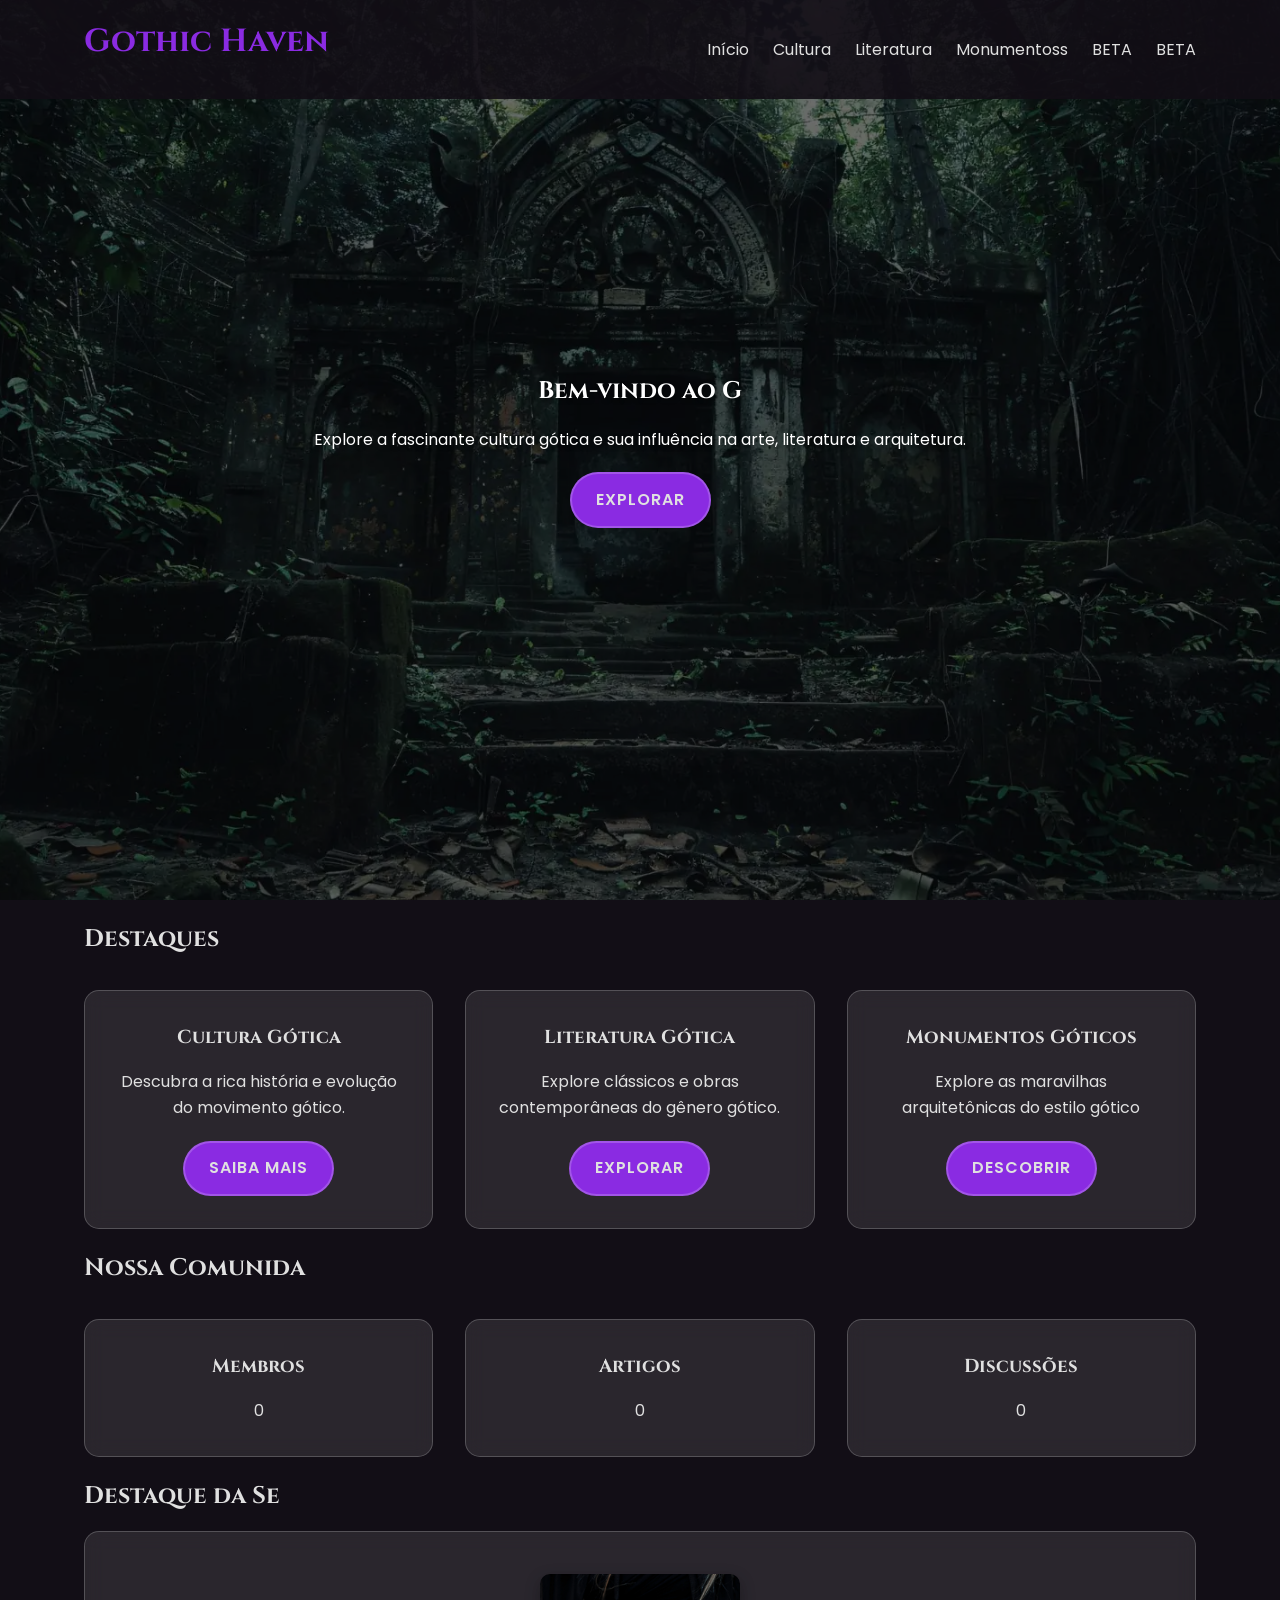
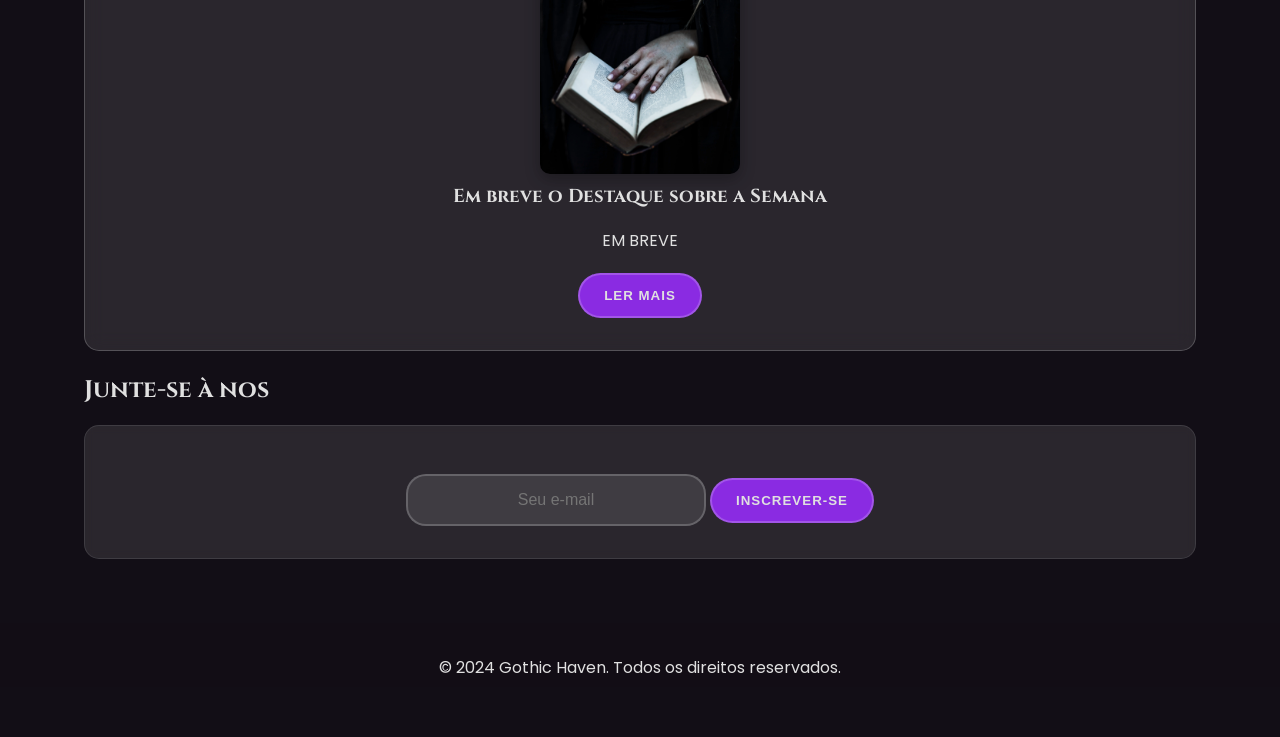
<file: index.html>
<!DOCTYPE html>
<html lang="pt-br">
  <head>
    <meta charset="UTF-8" />
    <meta name="viewport" content="width=device-width, initial-scale=1.0" />
    <title>Gothic Haven - Página Inicial</title>
    <meta name="description" content="Explore a fascinante cultura gótica e sua influência na arte, literatura e arquitetura no Gothic Haven." />
    <link rel="stylesheet" href="style.css" />
    <!-- Carregamento assíncrono do Font Awesome para melhor performance -->
    <meta property="og:image" content="https://i.imgur.com/7dGNGs0.png" />
    <meta property="og:title" content="Gothic Haven - Página Inicial" />
    <meta property="og:description" content="Explore a fascinante cultura gótica e sua influência na arte, literatura e arquitetura." />
    <link rel="preconnect" href="https://fonts.gstatic.com" />
    <link href="https://fonts.googleapis.com/css2?family=Cinzel:wght@400;700&family=Poppins:wght@300;400;600&display=swap" rel="stylesheet" />
    <link rel="apple-touch-icon" sizes="180x180" href="./favicon_io/apple-touch-icon.png">
    <link rel="icon" type="image/png" sizes="32x32" href="./favicon_io/favicon-32x32.png">
    <link rel="icon" type="image/png" sizes="16x16" href="./favicon_io/favicon-16x16.png">
    <link rel="manifest" href="./favicon_io/site.webmanifest">
  </head>

  <body>
    <header>
      <nav class="container">
          <h1>Gothic Haven</h1>
          <ul>
              <li><a href="./index.html">Início</a></li>
              <li><a href="./pages/cultura.html">Cultura</a></li>
              <li><a href="./pages/literatura.html">Literatura</a></li>
              <li><a href="./pages/monumentos.html">Monumentoss</a></li>
              <li><a href="#inspiracoes">BETA</a></li>
              <li><a href="#comunidade">BETA</a></li>
          </ul>
  </header>

    <main>
      <section id="home" class="hero parallax">
        <div class="hero-content">
          <h2 class="fade-in typing text-shadow">Bem-vindo ao Gothic Haven</h2>
          <p class="fade-in text-shadow">
            Explore a fascinante cultura gótica e sua influência na arte,
            literatura e arquitetura.
          </p>
          <a href="#explore" class="btn fade-in pulse">Explorar</a>
        </div>
      </section>

      <section id="explore" class="container">
        <h2 class="fade-in typing">Destaques</h2>
        <div class="card-grid">
          <article class="card fade-in float glass-effect">
            <i class="fas fa-skull fa-3x" aria-hidden="true"></i>
            <h3>Cultura Gótica</h3>
            <p>Descubra a rica história e evolução do movimento gótico.</p>
            <a href="../pages/cultura.html" class="btn hover-grow">Saiba mais</a>
          </article>
          <article class="card fade-in float glass-effect">
            <i class="fas fa-book-dead fa-3x" aria-hidden="true"></i>
            <h3>Literatura Gótica</h3>
            <p>Explore clássicos e obras contemporâneas do gênero gótico.</p>
            <a href="../pages/literatura.html" class="btn hover-grow">Explorar</a>
          </article>
          <article class="card fade-in float glass-effect">
            <i class="fas fa-church fa-3x" aria-hidden="true"></i>
            <h3>Monumentos Góticos</h3>
            <p>Explore as maravilhas arquitetônicas do estilo gótico</p>
            <a href="../pages/monumentos.html" class="btn hover-grow">Descobrir</a>
          </article>
        </div>
      </section>

      <section id="stats" class="container">
        <h2 class="fade-in typing">Nossa Comunidade</h2>
        <div class="card-grid">
          <article class="card fade-in glass-effect">
            <i class="fas fa-users fa-3x" aria-hidden="true"></i>
            <h3>Membros</h3>
            <p class="count-up" data-target="5000">0</p>
          </article>
          <article class="card fade-in glass-effect">
            <i class="fas fa-book fa-3x" aria-hidden="true"></i>
            <h3>Artigos</h3>
            <p class="count-up" data-target="500">0</p>
          </article>
          <article class="card fade-in glass-effect">
            <i class="fas fa-comments fa-3x" aria-hidden="true"></i>
            <h3>Discussões</h3>
            <p class="count-up" data-target="10000">0</p>
          </article>
        </div>
      </section>

      <section id="featured" class="container">
        <h2 class="fade-in typing">Destaque da Semana</h2>
        <article class="card fade-in glass-effect visible"> 
          <img src="./img/caminhodestaque.webp" alt="erro"class="book-cover lazy-load"/>
          <h3>Em breve o Destaque sobre a Semana</h3>
          <p>EM BREVE</p>
          <button class="btn hover-grow modal-trigger" data-modal="#featured-modal">Ler mais</button>

        </article>
      </section>

      <section id="newsletter" class="container">
        <h2 class="fade-in typing">Junte-se à nossa Comunidade</h2>
        <div class="card fade-in">
          <form id="newsletter-form">
            <label for="email" class="sr-only">Seu e-mail</label>
            <input
              type="email"
              id="email"
              placeholder="Seu e-mail"
              class="form-input"
              required
            />
            <button type="submit" class="btn hover-grow">Inscrever-se</button>
          </form>
        </div>
      </section>
    </main>

    <footer>
      <div class="container">
        <p>&copy; 2024 Gothic Haven. Todos os direitos reservados.</p>
        <div class="social-links">
          <a href="#" aria-label="Facebook"
            ><i class="fab fa-facebook" aria-hidden="true"></i
          ></a>
          <a href="#" aria-label="Instagram"
            ><i class="fab fa-instagram" aria-hidden="true"></i
          ></a>
          <a href="#" aria-label="Twitter"
            ><i class="fab fa-twitter" aria-hidden="true"></i
          ></a>
        </div>
      </div>
    </footer>

    <div id="featured-modal" class="modal" aria-hidden="true">
      <div class="modal-content">
        <h2>Em breve o Destaque sobre a Semana</h2>
        <img src="./img/caminhodestaque.webp"data-src="./img/caminhodestaque.webp" alt="Imagem em destaque"class="book-cover lazy-load"/>
        <p>EM BREVE</p>
      </div>
    </div>

    <script src="./main.js" defer></script>
  </body>
</html>
</file>
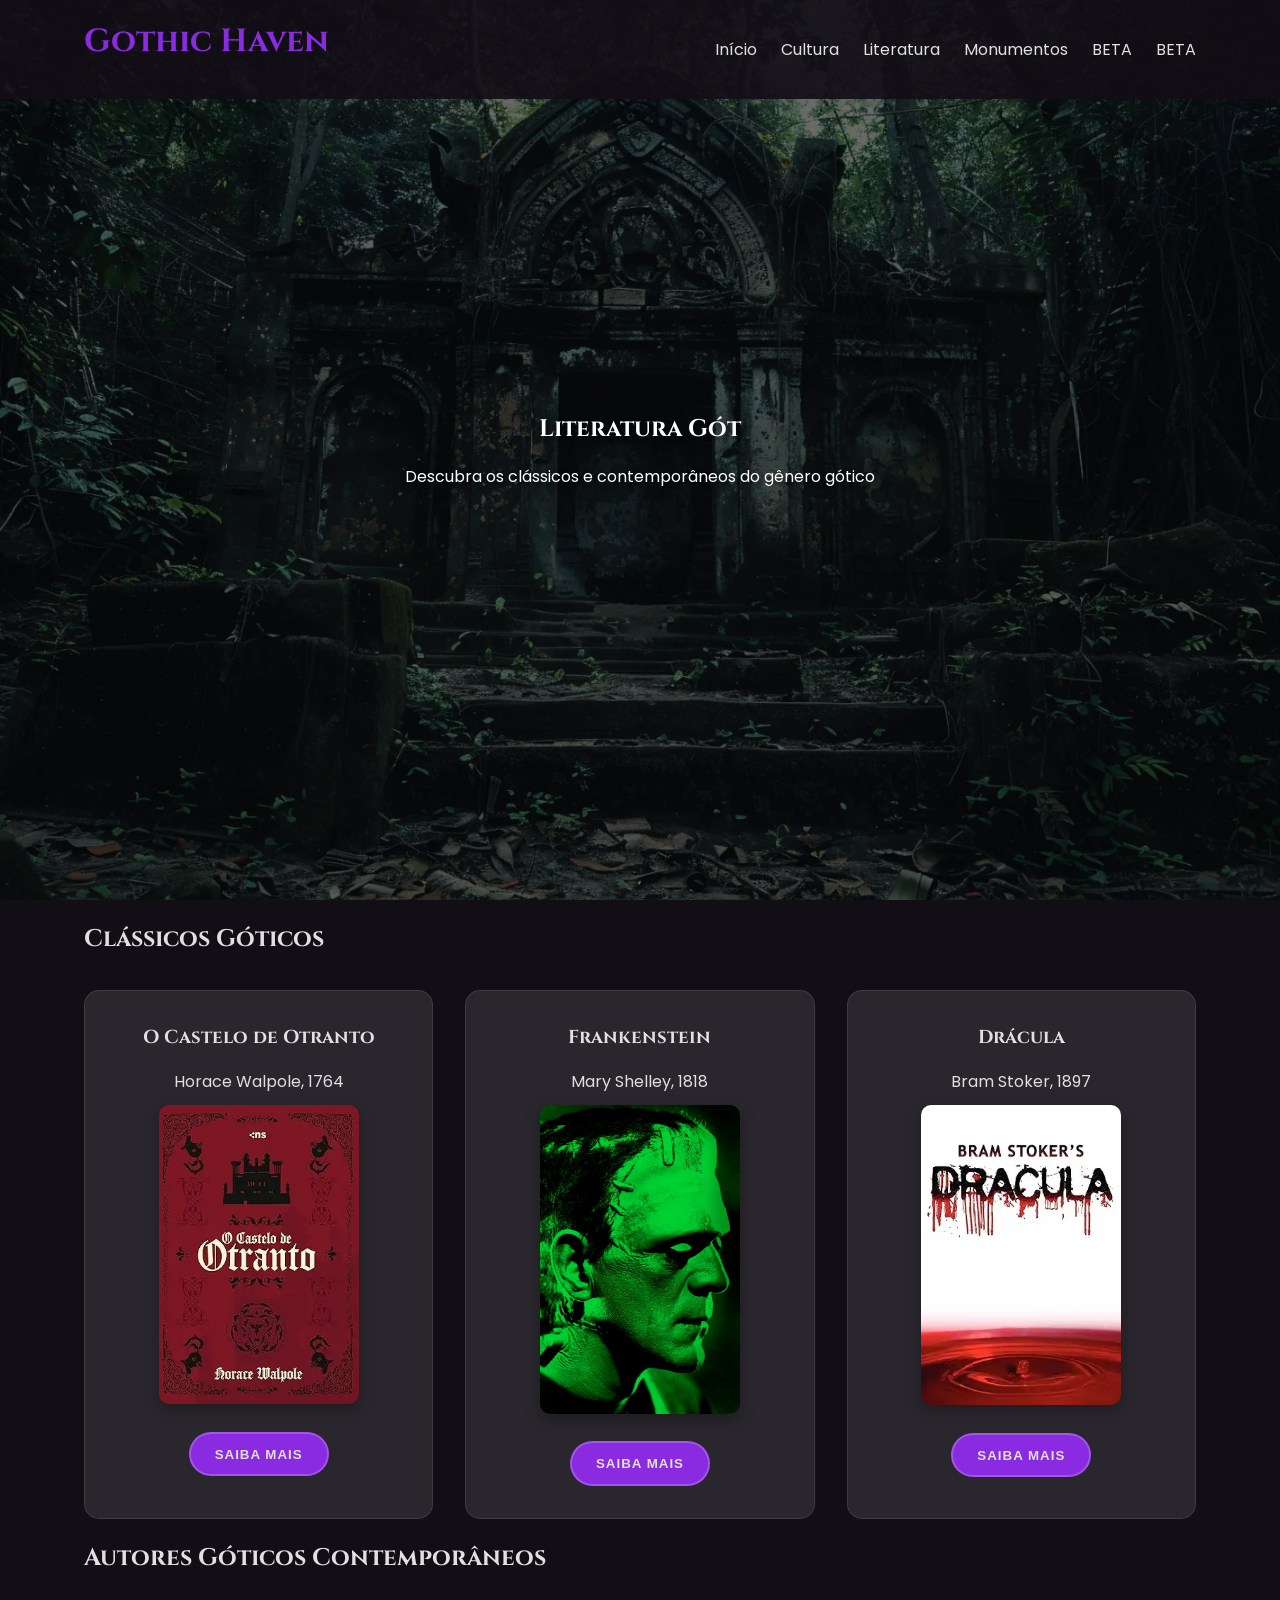
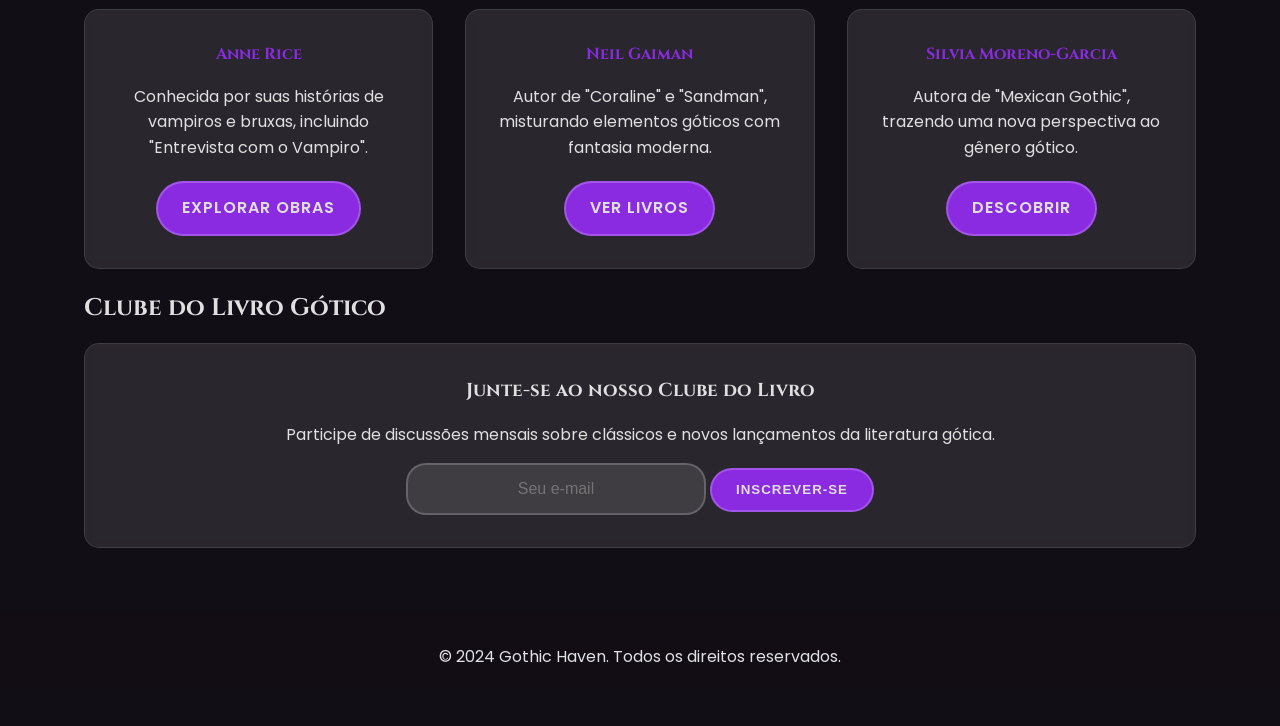
<file: pages/literatura.html>
<!DOCTYPE html>
<html lang="pt-BR">
<head>
    <meta charset="UTF-8">
    <meta name="viewport" content="width=device-width, initial-scale=1.0">
    <title>Gothic Haven - Literatura Gótica</title>
    <meta name="description" content="Descubra os clássicos e contemporâneos do gênero gótico no Gothic Haven.">
    <link rel="stylesheet" href="../style.css">
    <link rel="preconnect" href="https://fonts.gstatic.com">
    <link href="https://fonts.googleapis.com/css2?family=Cinzel:wght@400;700&family=Poppins:wght@300;400;600&display=swap" rel="stylesheet">

</head>
<body>
    <header>
        <nav class="container">
            <h1>Gothic Haven</h1>
            <button class="menu-toggle">Menu</button>
            <ul>
                <li><a href="../index.html">Início</a></li>
                <li><a href="../pages/cultura.html">Cultura</a></li>
                <li><a href="../pages/literatura.html">Literatura</a></li>
                <li><a href="../pages/monumentos.html">Monumentos</a></li>
                <li><a href="#inspiracoes">BETA</a></li>
                <li><a href="#comunidade">BETA</a></li>
            </ul>
    </header>
    </header>

    <main>
        <section class="hero parallax">
            <div class="hero-content">
                <h1 class="fade-in typing text-shadow">Literatura Gótica</h1>
                <p class="fade-in text-shadow">Descubra os clássicos e contemporâneos do gênero gótico</p>
            </div>
        </section>

        <section class="container">
            <h2 class="fade-in">Clássicos Góticos</h2>
            <div class="card-grid">
                <article class="card fade-in">
                    <h3>O Castelo de Otranto</h3>
                    <p>Horace Walpole, 1764</p>
                    <img src="../img/O Castelo de Otranto.webp"  alt="Capa de O Castelo de Otranto" class="book-cover lazy-load">
                    <button class="btn modal-trigger" data-modal="#modal-otranto">Saiba mais</button>
                </article>
                <article class="card fade-in">
                    <h3>Frankenstein</h3>
                    <p>Mary Shelley, 1818</p>
                    <img src="../img/Capa de Frankenstein.webp"  alt="Capa de Frankenstein" class="book-cover lazy-load">
                    <button class="btn modal-trigger" data-modal="#modal-frankestein">Saiba mais</button>
                </article>
                <article class="card fade-in">
                    <h3>Drácula</h3>
                    <p>Bram Stoker, 1897</p>
                    <img src="../img/Drácula.webp" alt="Capa de Drácula" class="book-cover lazy-load">
                    <button class="btn modal-trigger" data-modal="#modal-dracula">Saiba mais</button>
                </article>
            </div>
        </section>

        <section class="container">
            <h2 class="fade-in">Autores Góticos Contemporâneos</h2>
            <div class="card-grid">
                <div class="card fade-in">
                    <h4>Anne Rice</h4>
                    <p>Conhecida por suas histórias de vampiros e bruxas, incluindo "Entrevista com o Vampiro".</p>
                    <a href="https://pt.wikipedia.org/wiki/Anne_Rice" class="btn">Explorar obras</a>
                </div>
                <div class="card fade-in">
                    <h4>Neil Gaiman</h4>
                    <p>Autor de "Coraline" e "Sandman", misturando elementos góticos com fantasia moderna.</p>
                    <a href="https://recreio.com.br/noticias/vitrine/confira-6-obras-para-conhecer-carreira-de-neil-gaiman.phtml" class="btn">Ver livros</a>
                </div>
                <div class="card fade-in">
                    <h4>Silvia Moreno-Garcia</h4>
                    <p>Autora de "Mexican Gothic", trazendo uma nova perspectiva ao gênero gótico.</p>
                    <a href="https://silviamoreno-garcia.com/" class="btn">Descobrir</a>
                </div>
            </div>
        </section>

        <section class="container">
            <h2 class="fade-in">Clube do Livro Gótico</h2>
            <div class="card fade-in">
                <h3>Junte-se ao nosso Clube do Livro</h3>
                <p>Participe de discussões mensais sobre clássicos e novos lançamentos da literatura gótica.</p>
                <form id="book-club-form">
                    <label for="book-club-email" class="sr-only">Seu e-mail</label>
                    <input type="email" id="book-club-email" placeholder="Seu e-mail" class="form-input" required>
                    <button type="submit" class="btn">Inscrever-se</button>
                </form>
            </div>
        </section>
    </main>

    <footer>
        <div class="container">
            <p>&copy; 2024 Gothic Haven. Todos os direitos reservados.</p>
            <div class="social-links">
                <a href="#" aria-label="Facebook"><i class="fab fa-facebook"></i></a>
                <a href="#" aria-label="Instagram"><i class="fab fa-instagram"></i></a>
                <a href="#" aria-label="Twitter"><i class="fab fa-twitter"></i></a>
            </div>
        </div>
    </footer>

    <!-- Modais -->
    <div id="modal-otranto" class="modal" aria-hidden="true">
        <div class="modal-content">
            <button class="modal-close" aria-label="Fechar modal">&times;</button>
            <h2>O Castelo de Otranto</h2>
            <p>Considerado o primeiro romance gótico, "O Castelo de Otranto" de Horace Walpole estabeleceu muitos dos elementos que definiram o gênero, incluindo:</p>
            <ul>
                <li>Ambientação em um castelo antigo</li>
                <li>Eventos sobrenaturais</li>
                <li>Personagens atormentados</li>
                <li>Mistérios e segredos familiares</li>
            </ul>
            <p>A obra influenciou gerações de escritores e ajudou a moldar o que conhecemos hoje como literatura gótica.</p>
        </div>
    </div>
    <div id="modal-frankestein" class="modal" aria-hidden="true">
        <div class="modal-content">
            <button class="modal-close" aria-label="Fechar modal">&times;</button>
            <h2>Frankenstein</h2>
            <p>EM BREVE</p>
            <p></p>
        </div>
    </div>
    </div>
    <div id="modal-dracula" class="modal" aria-hidden="true">
        <div class="modal-content">
            <button class="modal-close" aria-label="Fechar modal">&times;</button>
            <h2>Drácula</h2>
            <p>EM BREVE </p>
            <p></p>
        </div>
    </div>
    
    <script src="../main.js"></script>
</body>
</html>
</file>
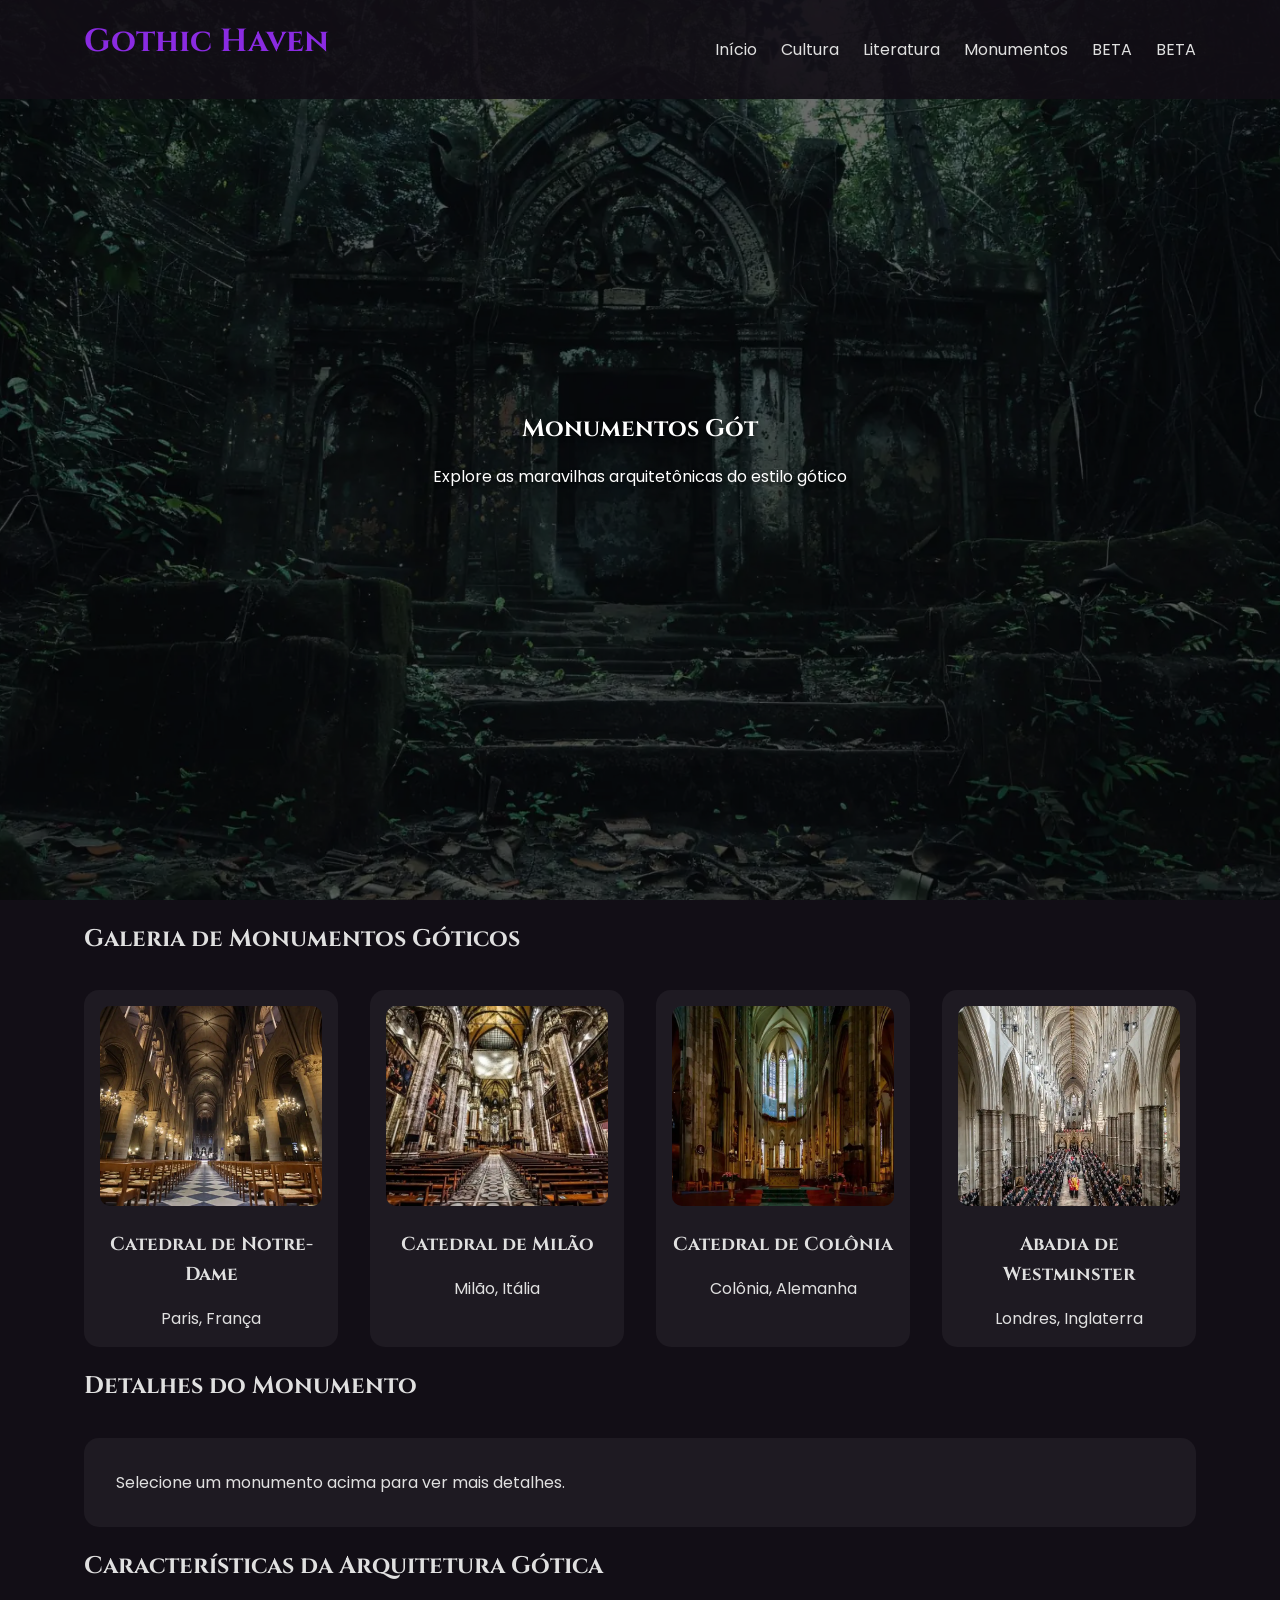
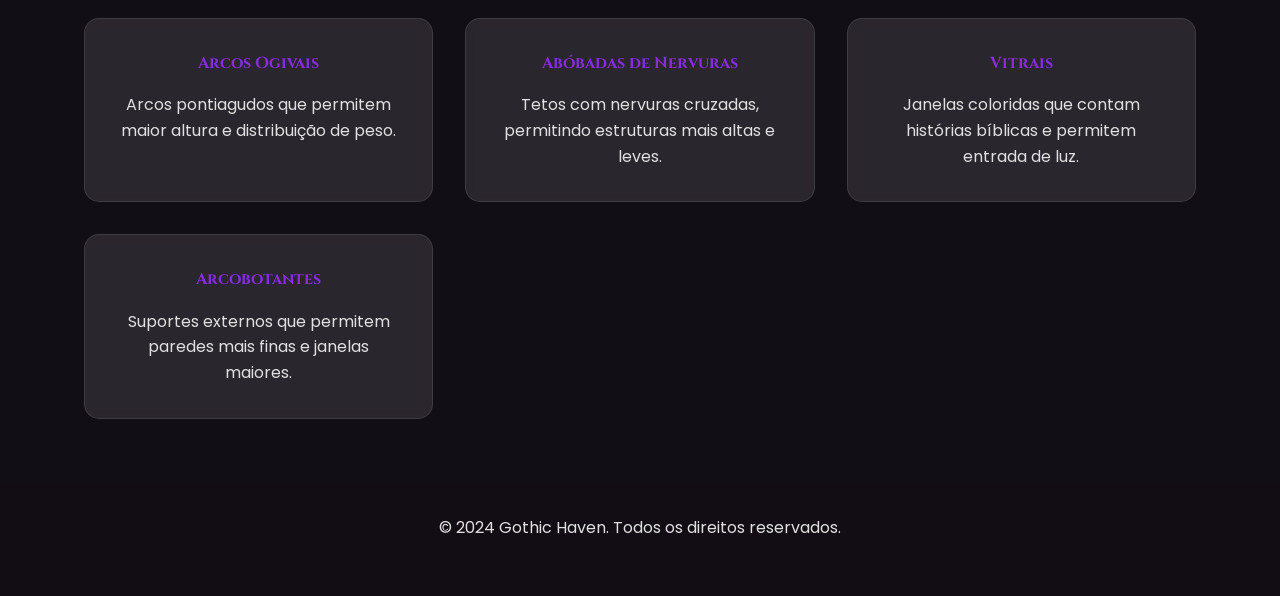
<file: pages/monumentos.html>
<!DOCTYPE html>
<html lang="pt-BR">
<head>
    <meta charset="UTF-8">
    <meta name="viewport" content="width=device-width, initial-scale=1.0">
    <title>Gothic Haven - Monumentos Góticos</title>
    <meta name="description" content="Explore os mais impressionantes monumentos góticos ao redor do mundo no Gothic Haven.">
    <link rel="stylesheet" href="../style.css">
    <link rel="preconnect" href="https://fonts.gstatic.com">
    <link href="https://fonts.googleapis.com/css2?family=Cinzel:wght@400;700&family=Poppins:wght@300;400;600&display=swap" rel="stylesheet">
</head>
<body>
    <header>
        <nav class="container">
            <h1>Gothic Haven</h1>
            <button class="menu-toggle">Menu</button>
            <ul>
                <li><a href="../index.html">Início</a></li>
                <li><a href="../pages/cultura.html">Cultura</a></li>
                <li><a href="../pages/literatura.html">Literatura</a></li>
                <li><a href="../pages/monumentos.html">Monumentos</a></li>
                <li><a href="#inspiracoes">BETA</a></li>
                <li><a href="#comunidade">BETA</a></li>
            </ul>
    </header>
    </header>

    <main>
        <section class="hero parallax">
            <div class="hero-content">
                <h1 class="fade-in typing text-shadow">Monumentos Góticos</h1>
                <p class="fade-in text-shadow">Explore as maravilhas arquitetônicas do estilo gótico</p>
            </div>
        </section>

        <section class="container">
            <h2 class="fade-in">Galeria de Monumentos Góticos</h2>
            <div class="monument-gallery">
                <div class="monument-card fade-in" data-monument="notre-dame">
                    <img src="../img/notre-dame.webp" alt="Catedral de Notre-Dame" class="monument-image">
                    <h3>Catedral de Notre-Dame</h3>
                    <p>Paris, França</p>
                </div>
                <div class="monument-card fade-in" data-monument="milan">
                    <img src="../img/milan-cathedral.webp" alt="Catedral de Milão" class="monument-image">
                    <h3>Catedral de Milão</h3>
                    <p>Milão, Itália</p>
                </div>
                <div class="monument-card fade-in" data-monument="cologne">
                    <img src="../img/cologne-cathedral.webp" alt="Catedral de Colônia" class="monument-image">
                    <h3>Catedral de Colônia</h3>
                    <p>Colônia, Alemanha</p>
                </div>
                <div class="monument-card fade-in" data-monument="westminster">
                    <img src="../img/westminster-abbey.webp" alt="Abadia de Westminster" class="monument-image">
                    <h3>Abadia de Westminster</h3>
                    <p>Londres, Inglaterra</p>
                </div>
            </div>
        </section>

        <section class="container">
            <h2 class="fade-in">Detalhes do Monumento</h2>
            <div id="monument-details" class="monument-details fade-in">
                <p>Selecione um monumento acima para ver mais detalhes.</p>
            </div>
        </section>

        <section class="container">
            <h2 class="fade-in">Características da Arquitetura Gótica</h2>
            <div class="card-grid">
                <div class="card fade-in">
                    <h4>Arcos Ogivais</h4>
                    <p>Arcos pontiagudos que permitem maior altura e distribuição de peso.</p>
                </div>
                <div class="card fade-in">
                    <h4>Abóbadas de Nervuras</h4>
                    <p>Tetos com nervuras cruzadas, permitindo estruturas mais altas e leves.</p>
                </div>
                <div class="card fade-in">
                    <h4>Vitrais</h4>
                    <p>Janelas coloridas que contam histórias bíblicas e permitem entrada de luz.</p>
                </div>
                <div class="card fade-in">
                    <h4>Arcobotantes</h4>
                    <p>Suportes externos que permitem paredes mais finas e janelas maiores.</p>
                </div>
            </div>
        </section>
    </main>

    <footer>
        <div class="container">
            <p>&copy; 2024 Gothic Haven. Todos os direitos reservados.</p>
            <div class="social-links">
                <a href="#" aria-label="Facebook"><i class="fab fa-facebook"></i></a>
                <a href="#" aria-label="Instagram"><i class="fab fa-instagram"></i></a>
                <a href="#" aria-label="Twitter"><i class="fab fa-twitter"></i></a>
            </div>
        </div>
    </footer>

    <script src="../main.js"></script>
</body>
</html>
</file>
<file: style.css>
@import url(https://fonts.googleapis.com/css2?family=Cinzel:wght@400;700&family=Poppins:wght@300;400;600&display=swap);body,nav a{color:var(--color-text)}.hero,nav,nav ul{display:flex}.hero::after,nav a::after{content:'';position:absolute;left:0}.hero::after,.sr-only,nav a::after{position:absolute}.btn,header{transition:.3s}.card h4,nav a:hover,nav h1{color:var(--color-accent)}footer,header{background-color:rgba(18,14,22,.9)}.card,.modal{backdrop-filter:blur(5px)}.card,.form-input,.hero,.modal-content,footer{text-align:center}.btn,.btn:hover,a:hover,nav a{text-decoration:none}:root{--color-background:#120E16;--color-text:#E0E0E0;--color-accent:#8A2BE2;--color-secondary:#4A0E4A;--color-card-bg:rgba(255, 255, 255, 0.05);--font-gothic:'Cinzel',serif;--font-body:'Poppins',sans-serif}*{box-sizing:border-box;margin:0;padding:0}body{font-family:var(--font-body);background-color:var(--color-background);line-height:1.6;overflow-x:hidden}h1,h2,h3,h4,nav h1{font-family:var(--font-gothic)}.sr-only{width:1px;height:1px;padding:0;margin:-1px;overflow:hidden;clip:rect(0,0,0,0);white-space:nowrap;border-width:0}.hero,.hero-content,nav a{position:relative}.container{width:90%;max-width:1200px;margin:0 auto;padding:0 20px}.btn,.container h2{margin-top:20px}header{padding:1rem 0;position:fixed;width:100%;z-index:1000}header.scrolled{background-color:rgba(18,14,22,.98);box-shadow:0 2px 10px rgba(0,0,0,.3)}nav{justify-content:space-between;align-items:center}.hero,.social-links{justify-content:center}nav h1{font-size:2rem}nav ul{list-style-type:none;gap:1.5rem}nav a{transition:color .3s,transform .3s}nav a::after{width:100%;height:2px;bottom:-5px;background-color:var(--color-accent);transform:scaleX(0);transition:transform .3s}nav a:hover{transform:translateY(-2px)}nav a:hover::after{transform:scaleX(1)}.hero{height:100vh;align-items:center;background:url('./img/paralax.webp') top/cover no-repeat #000;color:#fff;z-index:1}.hero::after{top:0;right:0;bottom:0;background:rgba(0,0,0,.568);z-index:-1}.hero-content{z-index:1;max-width:800px;padding:0 20px}h1,h2,h3,h4{margin-bottom:1rem}.btn{display:inline-block;padding:.8rem 1.5rem;background-color:var(--color-accent);color:var(--color-text);border-radius:30px;font-weight:600;text-transform:uppercase;letter-spacing:1px;cursor:pointer;border:2px solid rgba(255,255,255,.2)}.btn:hover{background-color:var(--color-secondary);transform:translateY(-3px);box-shadow:0 6px 8px rgba(0,0,0,.2)}.form-input{padding:15px 20px;font-size:1rem;border:2px solid rgba(255,255,255,.2);border-radius:20px;background:rgba(255,255,255,.1);color:#fff;width:70%;max-width:300px;transition:border .3s,background .3s}.card,.social-links a{transition:.3s}.form-input:focus{border-color:var(--color-accent);background:rgba(255,255,255,.3);outline:2px solid var(--color-accent);outline-offset:2px;outline:2px solid var(--color-accent);outline-offset:2px}.timeline-item::before,.timeline::before{content:'';position:absolute;top:0;background-color:var(--color-accent)}.card-grid{display:grid;grid-template-columns:repeat(auto-fit,minmax(280px,1fr));gap:2rem;margin-top:2rem}.card{background-color:var(--color-card-bg);border-radius:15px;padding:2rem;border:1px solid rgba(255,255,255,.1)}.card:hover,.monument-card:hover{transform:translateY(-10px);box-shadow:0 10px 20px rgba(0,0,0,.2)}.menu-toggle,.social-links a{color:var(--color-text);font-size:1.5rem}footer{padding:2rem 0;margin-top:4rem}.social-links{display:flex;gap:1.5rem;margin-top:1.5rem}.social-links a:hover{color:var(--color-accent);transform:translateY(-3px)}.fade-in{opacity:0;transform:translateY(20px);transition:opacity .6s,transform .6s}.fade-in.visible{opacity:1;transform:translateY(0)}@keyframes float{0%,100%{transform:translateY(0)}50%{transform:translateY(-10px)}}.float{animation:4s ease-in-out infinite float}.menu-toggle{display:none;background:0 0;border:none;cursor:pointer}.modal{display:none;position:fixed;z-index:1001;left:0;top:0;width:100%;height:100%;background-color:rgba(0,0,0,.8)}.modal.show{display:flex;justify-content:center;align-items:center}.modal-content{background-color:var(--color-background);padding:1rem;border-radius:15px;max-width:500px;width:90%;position:relative;border:1px solid var(--color-accent);box-shadow:0 0 20px rgba(138,43,226,.3)}.timeline{position:relative;max-width:800px;margin:0 auto;padding:2rem 0}.timeline::before{left:50%;width:2px;height:100%;transform:translateX(-50%)}.timeline-item{position:relative;margin-bottom:2rem;width:50%;padding:0 2rem}.modal-image,.monument-image{width:100%;object-fit:cover;margin-bottom:1rem}.timeline-item:nth-child(odd){left:0;text-align:right}.timeline-item:nth-child(2n){left:50%}.timeline-item::before{width:20px;height:20px;border-radius:50%}.timeline-item:nth-child(odd)::before{right:-10px}.timeline-item:nth-child(2n)::before{left:-10px}.book-cover{margin-top:10px;max-width:200px;border-radius:10px;box-shadow:0 5px 15px rgba(0,0,0,.3);transition:transform .3s}.book-cover:hover,.hover-grow:hover,.monument-image:hover{transform:scale(1.05)}.hover-grow,.monument-image{transition:transform .3s}@media (max-width:480px){.hero h2{font-size:1.5rem}.card-grid{grid-template-columns:1fr}.btn{padding:.6rem 1.2rem;font-size:.9rem}}@media (max-width:768px){nav{flex-direction:column}nav ul{display:none;width:100%;flex-direction:column;text-align:center;padding:1rem 0}nav ul.show{display:flex}.menu-toggle{display:block}.car,.card-grid{grid-template-columns:1fr}.hero h1{font-size:2rem}.timeline-item:nth-child(2n),.timeline::before{left:0}.timeline-item{width:100%;left:0;text-align:left;padding-left:2rem}.timeline-item::before{left:-10px}.lazy-load{transition:opacity .3s}.lazy-load:not([src]){opacity:0}.hero{height:calc(var(--vh,1vh) * 100)}}@keyframes pulse{0%,100%{transform:scale(1)}50%{transform:scale(1.05)}}.pulse{animation:2s infinite pulse}@keyframes fadeInUp{from{opacity:0;transform:translateY(20px)}to{opacity:1;transform:translateY(0)}}.fade-in,.fade-in-up{animation:.6s ease-out fadeInUp}.btn:hover,a:hover{opacity:.9}.card{background-color:rgba(255,255,255,.1)}.text-shadow{text-shadow:2px 2px 4px rgba(0,0,0,.5)}.glass-effect{background:rgba(255,255,255,.1);backdrop-filter:blur(10px);border-radius:15px;border:1px solid rgba(255,255,255,.2)}.monument-card,.monument-details{background-color:var(--color-card-bg)}@media (prefers-color-scheme:dark){:root{--color-background:#0A0A0A;--color-text:#F0F0F0}}.monument-image{object-fit:cover}.modal-image{max-height:300px;border-radius:10px}.monument-gallery{display:grid;grid-template-columns:repeat(auto-fit,minmax(250px,1fr));gap:2rem;margin-top:2rem}.monument-card{border-radius:15px;padding:1rem;text-align:center;transition:.3s;cursor:pointer}.monument-image{height:200px;border-radius:10px}.monument-details{border-radius:15px;padding:2rem;margin-top:2rem}.monument-card.active{border:2px solid var(--color-accent)}.monument-details h3{color:var(--color-accent);margin-bottom:1rem}.monument-details p{margin-bottom:1rem}.monument-details p:last-child{margin-bottom:0}.inline-list{list-style-position:inside;padding-left:0;margin-left:0}
</file>
